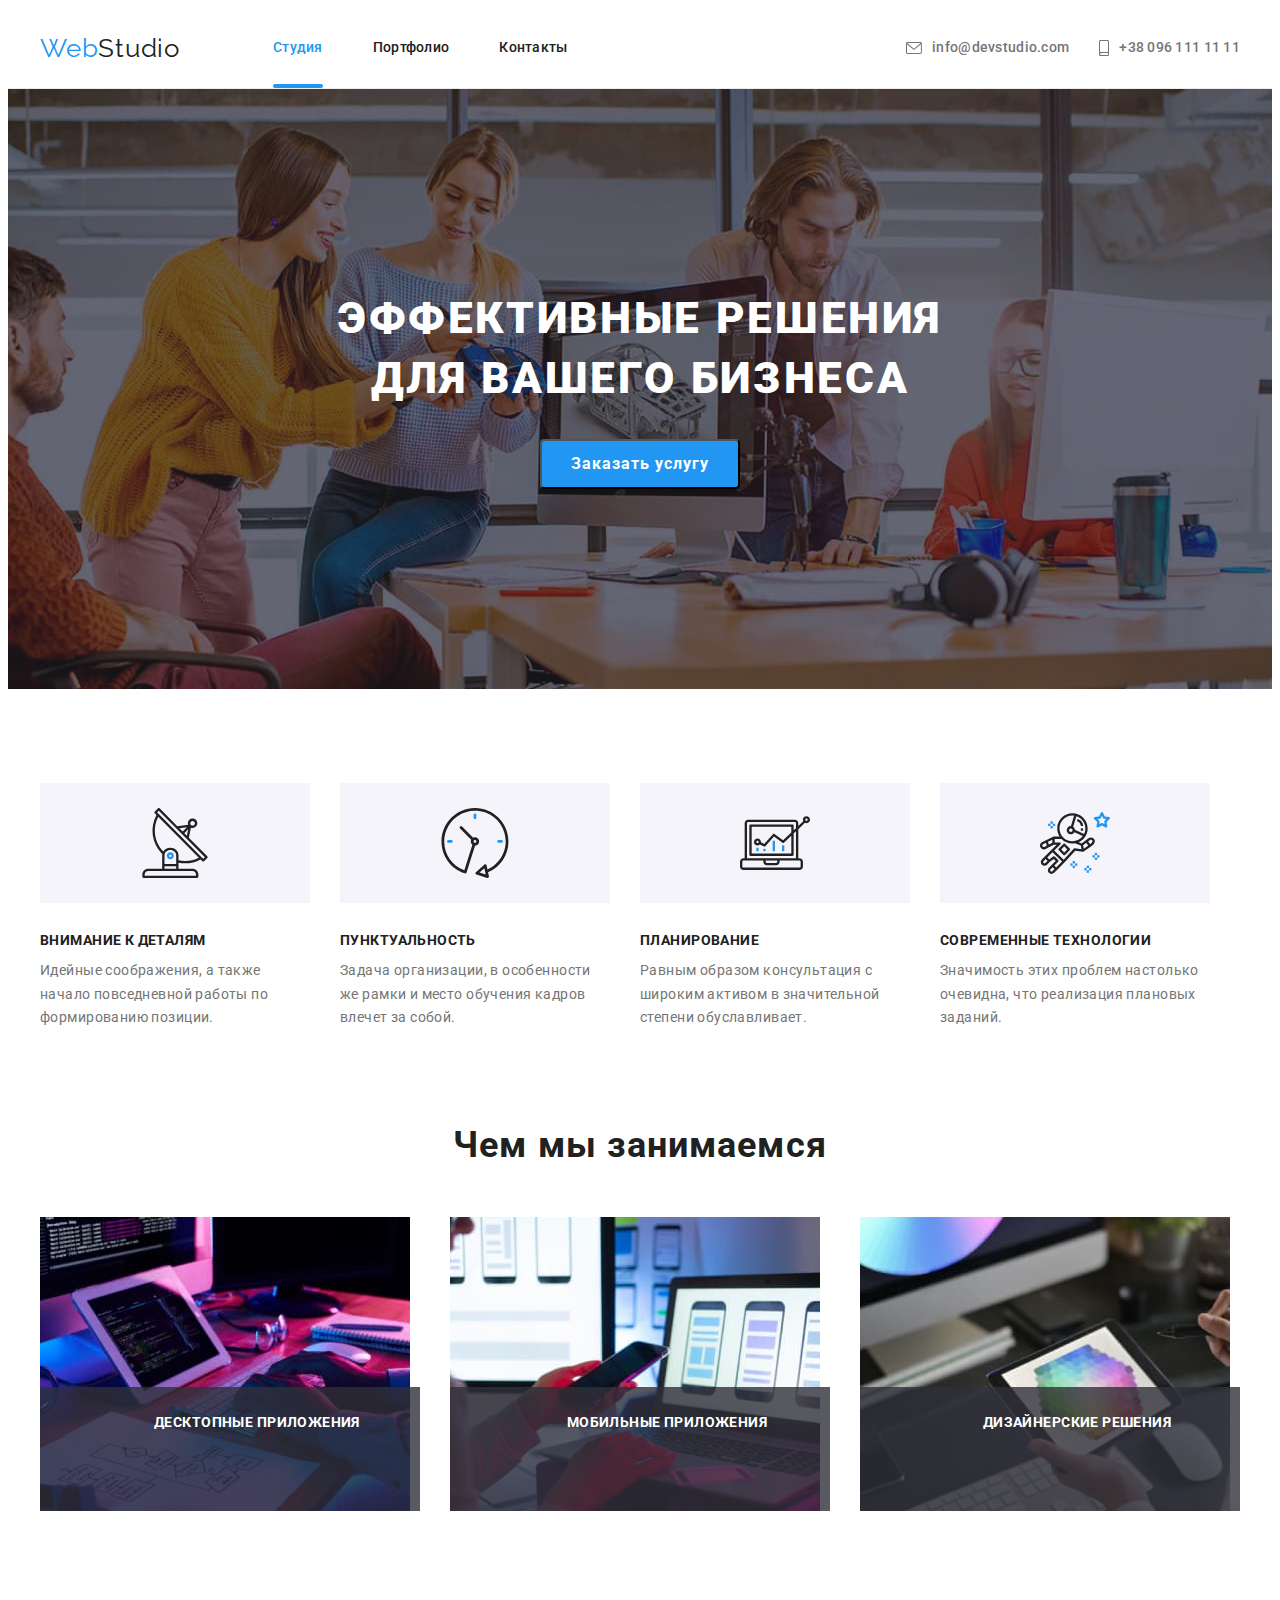
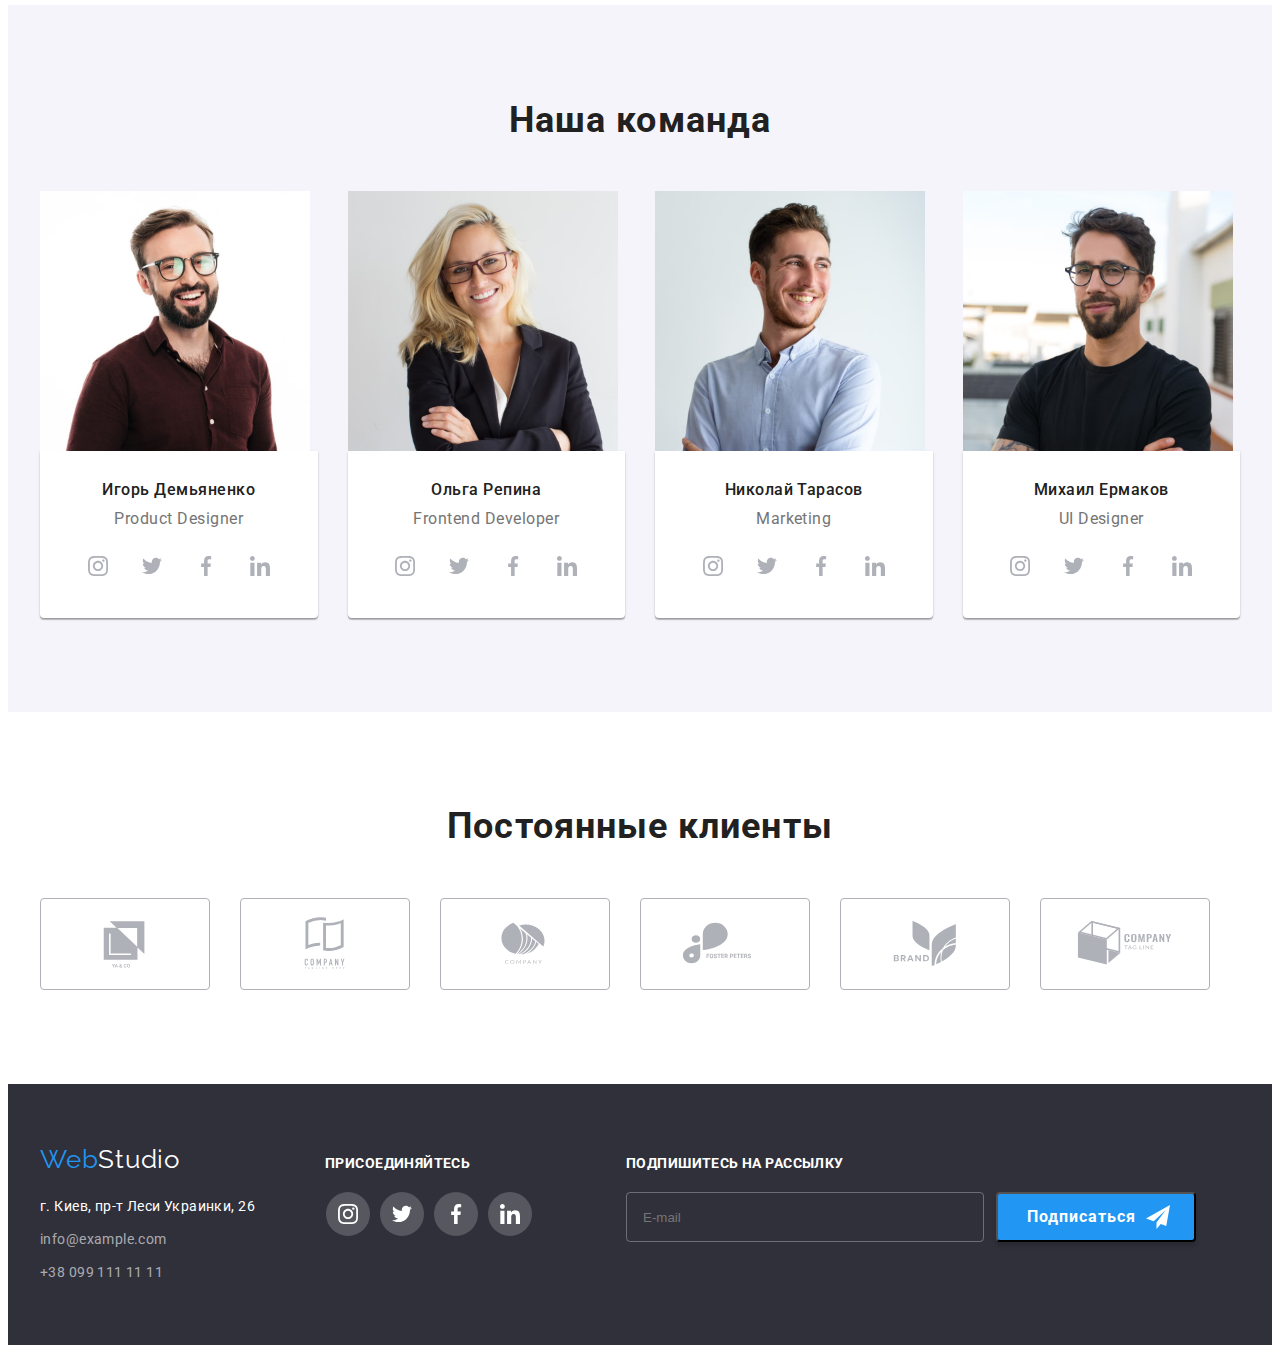
<file: index.html>
<!DOCTYPE html>
<html lang="ru">
<head>
    <meta charset="UTF-8">
    <meta http-equiv="X-UA-Compatible" content="IE=edge">
    <meta name="viewport" content="width=device-width, initial-scale=1.0">
    <title>Document</title>
    <link rel="preconnect" href="https://fonts.googleapis.com">
    <link rel="preconnect" href="https://fonts.gstatic.com" crossorigin>
    <link href="https://fonts.googleapis.com/css2?family=Raleway:wght@700&family=Roboto:wght@400;500;700;900&display=swap"
        rel="stylesheet">
        <link rel="stylesheet" href="https://cdnjs.cloudflare.com/ajax/libs/modern-normalize/1.1.0/modern-normalize.min.css"
            integrity="sha512-wpPYUAdjBVSE4KJnH1VR1HeZfpl1ub8YT/NKx4PuQ5NmX2tKuGu6U/JRp5y+Y8XG2tV+wKQpNHVUX03MfMFn9Q=="
            crossorigin="anonymous" referrerpolicy="no-referrer" />

    <!-- <link rel="stylesheet" href="./css/styles.css"> -->
    <link rel="stylesheet" href="./css/main.min.css">
</head>
<body>
    <!-- header-->
    <header class="header">
        <div class="container header__container">
            <nav class="header-nav">
                <!-- header-logo -->
                <a class="logo link" href=""><span class="web">Web</span>Studio</a>
                <ul class="list site-list">
                    <li class="site-list__item">
                        <a class="link site-list__link current" href="./index.html">Студия</a></li>
                    <li class="site-list__item">
                        <a class="link site-list__link" href="./portfolio.html">Портфолио</a></li>
                    <li class="site-list__item">
                        <a class="link site-list__link" href="">Контакты</a></li>
                </ul>
            </nav>
            <ul class="list connect">
                <li class="connect__item">
                    <a class="link connect__mail" href="mailto:info@devstudio.com"> <svg class="icon-mail" width="16"
                            height="12">
                            <use href="images/icons.svg#icon-envelope"></use>
                        </svg> info@devstudio.com</a>
                </li>
                <li class="connect__item">
                    <a class="link connect__tel" href="tel:+380961111111"> <svg class="icon-tel" width="10" height="16">
                            <use href="images/icons.svg#icon-smartphone"></use>
                        </svg> +38 096 111 11 11</a>
                </li>
            </ul>
        </div>
    </header>

    <!-- Section Hero Comand-->
    <main>
    <section class="comand">
        <div class="container">
            <h1 class="comand__title">Эффективные решения для вашего бизнеса</h1>
            <button type="button" class="comand__btn"  data-modal-open>Заказать услугу</button>
        </div>
    </section>
    
    <!-- quality section-->
    <section class="advantage">
        <div class="container">
        <h2 class="vissualy-hidden">Качества</h2>
        <ul class="list quality-list">
            <li class="quality-list__item">
            <h3 class="quality-list__one">Внимание к деталям</h3> 
            <p class="quality-list__text">Идейные соображения, а также начало повседневной работы по формированию позиции.</p>
            </li>
            <li class="quality-list__item">
                <h3 class="quality-list__one">Пунктуальность</h3>
                <p class="quality-list__text">Задача организации, в особенности же рамки и место обучения кадров влечет за собой.</p>
            </li>
            <li class="quality-list__item">
                <h3 class="quality-list__one">Планирование</h3>
                <p class="quality-list__text">Равным образом консультация с широким активом в значительной степени обуславливает.</p>
            </li>
            <li class="quality-list__item">
                <h3 class="quality-list__one">Современные технологии</h3>
                <p class="quality-list__text">Значимость этих проблем настолько очевидна, что реализация плановых заданий.</p>
            </li>
        </ul>
        </div>
    </section>

    <!--occupation section-->
    <section class="actions">
        <div class="container">
        <h2 class="occupation-img">Чем мы занимаемся</h2>
        <ul class="list occupation-list">
            <li class="occupation-list__item">
                <div class="occupation-list__wrap">
                <img src="./images/img1.jpg" alt="печатать на клавиатуре" width="370" >
                <p class="occupation-list__text">
                Десктопные приложения
                </p>
                </div>
            </li>
            <li class="occupation-list__item">
                <div class="occupation-list__wrap">
                <img src="./images/img-2.jpg" alt="телефон в руках" width="370">
                <p class="occupation-list__text">
                    Мобильные приложения
                </p>
            </div>
            </li>
            <li class="occupation-list__item">
                <div class="occupation-list__wrap">
                <img src="./images/img3.jpg" alt="планшет в руках" width="370">
                <p class="occupation-list__text">
                    Дизайнерские решения
                </p>
                </div>
            </li>
        </ul>
        </div>
    </section>

    <!--Our team section-->
    <section class="team">
        <div class="container">
        <h2 class="team-title">Наша команда</h2>
        <ul class="list team-list">
            <li class="team-list__li">
                <img src="./images/портрет.jpg" alt="Игорь Демьяненко" width="270" >
                <div class="data">
                <h3 class="data__name">Игорь Демьяненко</h3>
                <p class="data__job" lang="en">Product Designer</p>
                <ul class="networks list">
                    <li class="networks__item"> <a class="networks__link" href="">
                            <svg class="networks__icon" width="20" height="20">
                                <use href="./images/icons.svg#icon-instagram"></use>
                            </svg>
                        </a>
                    </li>
                    <li class="networks__item"> <a class="networks__link" href="">
                            <svg class="networks__icon" width="20" height="20">
                                <use href="./images/icons.svg#icon-twitter"></use>
                            </svg>
                        </a>
                    </li>
                    <li class="networks__item"> <a class="networks__link" href="">
                            <svg class="networks__icon" width="20" height="20">
                                <use href="./images/icons.svg#icon-facebook"></use>
                            </svg>
                        </a>
                    </li>
                    <li class="networks__item"> <a class="networks__link" href="">
                            <svg class="networks__icon" width="20" height="20">
                                <use href="./images/icons.svg#icon-linkedin"></use>
                            </svg>
                        </a>
                    </li>
                </ul>
                </div>
            </li>
            <li class="team-list__li">
                <img src="./images/портрет2.jpg" alt="Ольга Репина" width="270">
                <div class="data">
                <h3 class="data__name">Ольга Репина</h3>
                <p class="data__job" lang="en">Frontend Developer</p>
                <ul class="networks list">
                    <li class="networks__item"> <a class="networks__link" href="">
                            <svg class="networks__icon " width="20" height="20">
                                <use href="./images/icons.svg#icon-instagram"></use>
                            </svg>
                        </a>
                    </li>
                    <li class="networks__item"> <a class="networks__link" href="">
                            <svg class="networks__icon " width="20" height="20">
                                <use href="./images/icons.svg#icon-twitter"></use>
                            </svg>
                        </a>
                    </li>
                    <li class="networks__item"> <a class="networks__link" href="">
                            <svg class="networks__icon" width="20" height="20">
                                <use href="./images/icons.svg#icon-facebook"></use>
                            </svg>
                        </a>
                    </li>
                    <li class="networks__item"> <a class="networks__link" href="">
                            <svg class="networks__icon" width="20" height="20">
                                <use href="./images/icons.svg#icon-linkedin"></use>
                            </svg>
                        </a>
                    </li>
                </ul>
</div>
            </li>
            <li class="team-list__li">
                <img src="./images/портрет3.jpg" alt="Николай Тарасов" width="270">
                <div class="data">
                <h3 class="data__name">Николай Тарасов</h3>
                <p class="data__job" lang="en">Marketing</p>
                <ul class="networks list">
                    <li class="networks__item"> <a class="networks__link" href="">
                            <svg class="networks__icon" width="20" height="20">
                                <use href="./images/icons.svg#icon-instagram"></use>
                            </svg>
                        </a>
                    </li>
                    <li class="networks__item"> <a class="networks__link" href="">
                            <svg class="networks__icon" width="20" height="20">
                                <use href="./images/icons.svg#icon-twitter"></use>
                            </svg>
                        </a>
                    </li>
                    <li class="networks__item"> <a class="networks__link" href="">
                            <svg class="networks__icon" width="20" height="20">
                                <use href="./images/icons.svg#icon-facebook"></use>
                            </svg>
                        </a>
                    </li>
                    <li class="networks__item"> <a class="networks__link" href="">
                            <svg class="networks__icon" width="20" height="20">
                                <use href="./images/icons.svg#icon-linkedin"></use>
                            </svg>
                        </a>
                    </li>
                </ul>
</div>
            </li>
            <li class="team-list__li">
                <img src="./images/портрет4.jpg" alt="Михаил Ермаков" width="270">
                <div class="data">
                <h3 class="data__name">Михаил Ермаков</h3>
                <p class="data__job" lang="en">UI Designer</p>
                <ul class="networks list">
                    <li class="networks__item"> <a class="networks__link" href=""> 
                        <svg class="networks__icon"  width="20" height="20"> 
                        <use href="./images/icons.svg#icon-instagram"></use>
                        </svg>
                        </a>
                    </li>
                <li class="networks__item"> <a class="networks__link" href="">
                        <svg class="networks__icon"  width="20" height="20">
                            <use href="./images/icons.svg#icon-twitter"></use>
                        </svg>
                    </a>
                </li>
                <li class="networks__item"> <a class="networks__link" href="">
                        <svg class="networks__icon"  width="20" height="20">
                            <use href="./images/icons.svg#icon-facebook"></use>
                        </svg>
                    </a>
                </li>
                <li class="networks__item"> <a class="networks__link" href="">
                        <svg class="networks__icon" width="20" height="20">
                            <use href="./images/icons.svg#icon-linkedin"></use>
                        </svg>
                    </a>
                </li>
                </ul>
                </div>
            </li>
        </ul>
        </div>
        
<!--Companies section-->

    </section>

    <!--Companies section-->
    <section class="company">
        <div class="container">
            <h2 class="titel-company">Постоянные клиенты</h2>
            <ul class="clients list">
                <li class="clients__item"> <a class="clients__link" href="">
                    <svg class="company-icon" width="106" height="60" >
                        <use href="images/icons.svg#icon-Logo-yaco"></use> 
                    </svg>
                </a> </li>
                <li class="clients__item"> <a class="clients__link" href="">
                        <svg class="clients__icon" width="106" height="60">
                            <use href="images/icons.svg#icon-logo-company-tagline-here"></use>
                        </svg>
                    </a> 
                </li>
                    <li class="clients__item"> <a class="clients__link" href="">
                        <svg class="clients__icon" width="106" height="60">
                            <use href="images/icons.svg#icon-logo-company"></use>
                        </svg>
                        </a> 
                    </li>
                    <li class="clients__item"> <a class="clients__link" href="">
                        <svg class="clients__icon" width="106" height="60">
                            <use href="images/icons.svg#icon-Logo-foster-peters"></use>
                        </svg>
                        </a> 
                    </li>
                    <li class="clients__item"> <a class="clients__link" href="">
                        <svg class="clients__icon" width="106" height="60">
                            <use href="images/icons.svg#icon-Logo-brand"></use>
                        </svg>
                        </a>
                    </li>
                    <li class="clients__item"> <a class="clients__link" href="">
                        <svg class="clients__icon" width="106" height="60">
                            <use href="images/icons.svg#icon-Logo-company-tag-line"></use>
                        </svg>
                        </a>
                    </li>
            </ul>
        </div>
    </section>
    </main>

    <!--footer section-->

    <footer class="footer">
        <div class="container container-footer">
            <div>
        <a class="link logo" href=""> <span class="web">Web</span><span class="web1">Studio</span></a>
        <ul class="list ourconnect">
            <li class="ourconnect__item">
                <a class="link ourconnect__map" href="https://goo.gl/maps/RkW2CKU7V92x7Unu9" target="_blank"
                    rel="noopener norefferer">г. Киев, пр-т Леси Украинки, 26</a>
            </li>
            <li class="ourconnect__item">
                <a class="link ourconnect__mail" href="mailto:info@example.com">info@example.com</a>
            </li>
            <li class="ourconnect__item">
                <a class="link ourconnect__tel" href="tel:+380991111111">+38 099 111 11 11</a>
            </li>
        </ul>
            </div>
        <div class="join">
            <h3 class="connect-footer">присоединяйтесь</h3>
            <ul class="footsocials list">
                <li class="footsocials__item"> 
                    <a class="footsocials__link" href="">
                        <svg class="footsocials__icon" width="20" height="20">
                            <use href="./images/icons.svg#icon-instagram"></use>
                        </svg>
                    </a>
                </li>
                <li class="footsocials__item"> 
                    <a class="footsocials__link" href="">
                        <svg class="footsocials__icon" width="20" height="20">
                            <use href="./images/icons.svg#icon-twitter"></use>
                        </svg>
                    </a>
                </li>
                <li class="footsocials__item">
                    <a class="footsocials__link" href="">
                        <svg class="footsocials__icon" width="20" height="20">
                            <use href="./images/icons.svg#icon-facebook"></use>
                        </svg>
                    </a>
                </li>
                <li class="footsocials__item"> 
                    <a class="footsocials__link" href="">
                        <svg class="footsocials__icon" width="20" height="20">
                            <use href="./images/icons.svg#icon-linkedin"></use>
                        </svg>
                    </a>
                </li>
            </ul>
        </div>


            <div class="footer-email-online">
        <form action="#">
            <label for="email-online" class="connect-footer online__title">Подпишитесь на рассылку</label>
            <div class="btn-input">
            <input type="email" id="email-online" name="email-online" placeholder="E-mail" class="online-email">
            <button type="submit" class="comand__btn submit-footer-btn">Подписаться
                <svg class="footsocials__icon foot-btn-icon" width="24" height="24">
                <use href="./images/icons.svg#icon-icon-send"></use>
            </svg></button>
            </div>
        </form>
            </div>
        </div>
    </footer>

    <!--backdrop section-->
    <div class="backdrop is-hidden" data-modal>
        <div class="modal">
            <button type="button" class="modal-close" data-modal-close>
            <svg class="social-icon-x" width="18" height="18">
                <use href="./images/icons.svg#icon-close-black-18dp-2-1"></use></svg>
            </button>
            <p class="modal__title">Оставьте свои данные, мы вам перезвоним</p>
            <form>
                <div class="modal-form__field">
                    <label for="user-name" class="form-field__input">Имя</label>
                    <div class="input-wrap">
                <input 
                    type="text" 
                    name="user-name" 
                    class="input-wrap__input" 
                    required
                    id="user-name">
                    <svg class="input-wrap__icon" width="18" height="18">
                        <use href="images/icons.svg#icon-person-black"></use>
                    </svg>
                    </div>
                </div>
                <div class="modal-form__field">
                    <label for="user-tel" class="form-field__input">Телефон</label>
                    <div class="input-wrap">
                    <input 
                    type="text" 
                    name="user-tel" 
                    class="input-wrap__input" 
                    id="user-tel">
                    <svg class="input-wrap__icon" width="18" height="18">
                        <use href="images/icons.svg#icon-phone-black"></use>
                    </svg>
                    </div>
                </div>
                <div class="modal-form__field">
                    <label for="user-email" class="form-field__input">Почта</label>
                    <div class="input-wrap">
                    <input 
                    type="email"
                    name="user-email" 
                    class="input-wrap__input" 
                    id="user-email">
                    <svg class="input-wrap__icon" width="18" height="18">
                        <use href="images/icons.svg#icon-email-black"></use>
                    </svg>
                    </div>
                </div>
                <div class="modal-form__field">
                    <label class="form-field__input" for="user-text">Комментарий</label>
                    <textarea 
                        name="user-text" 
                        id="user-text" 
                        class="form-field__text"
                        placeholder="Введите текст"></textarea>
                </div>

                <div class="modal-form__field">
                    <input 
                    type="checkbox" 
                    name="policy" 
                    id="policy" 
                    class="modal-form__policy-check vissualy-hidden">
                    <label for="policy" class="modal-form__check-text"> 
                        <span> 
                            <svg class="modal-form__icon-check" width="16" height="15">
                        <use href="./images/icons.svg#icon-vector-gal"></use>
                    </svg> 
                </span> Соглашаюсь с рассылкой и принимаю&nbsp;
                <a href="" class="deal"> Условия договора</a>
                    </label>
                </div>
                    <button class="comand__btn" type="submit">Отправить</button>
            </form>
        </div>
    </div>
    <script src="./js/modal.js">
    </script>
</body>
</html>
</file>
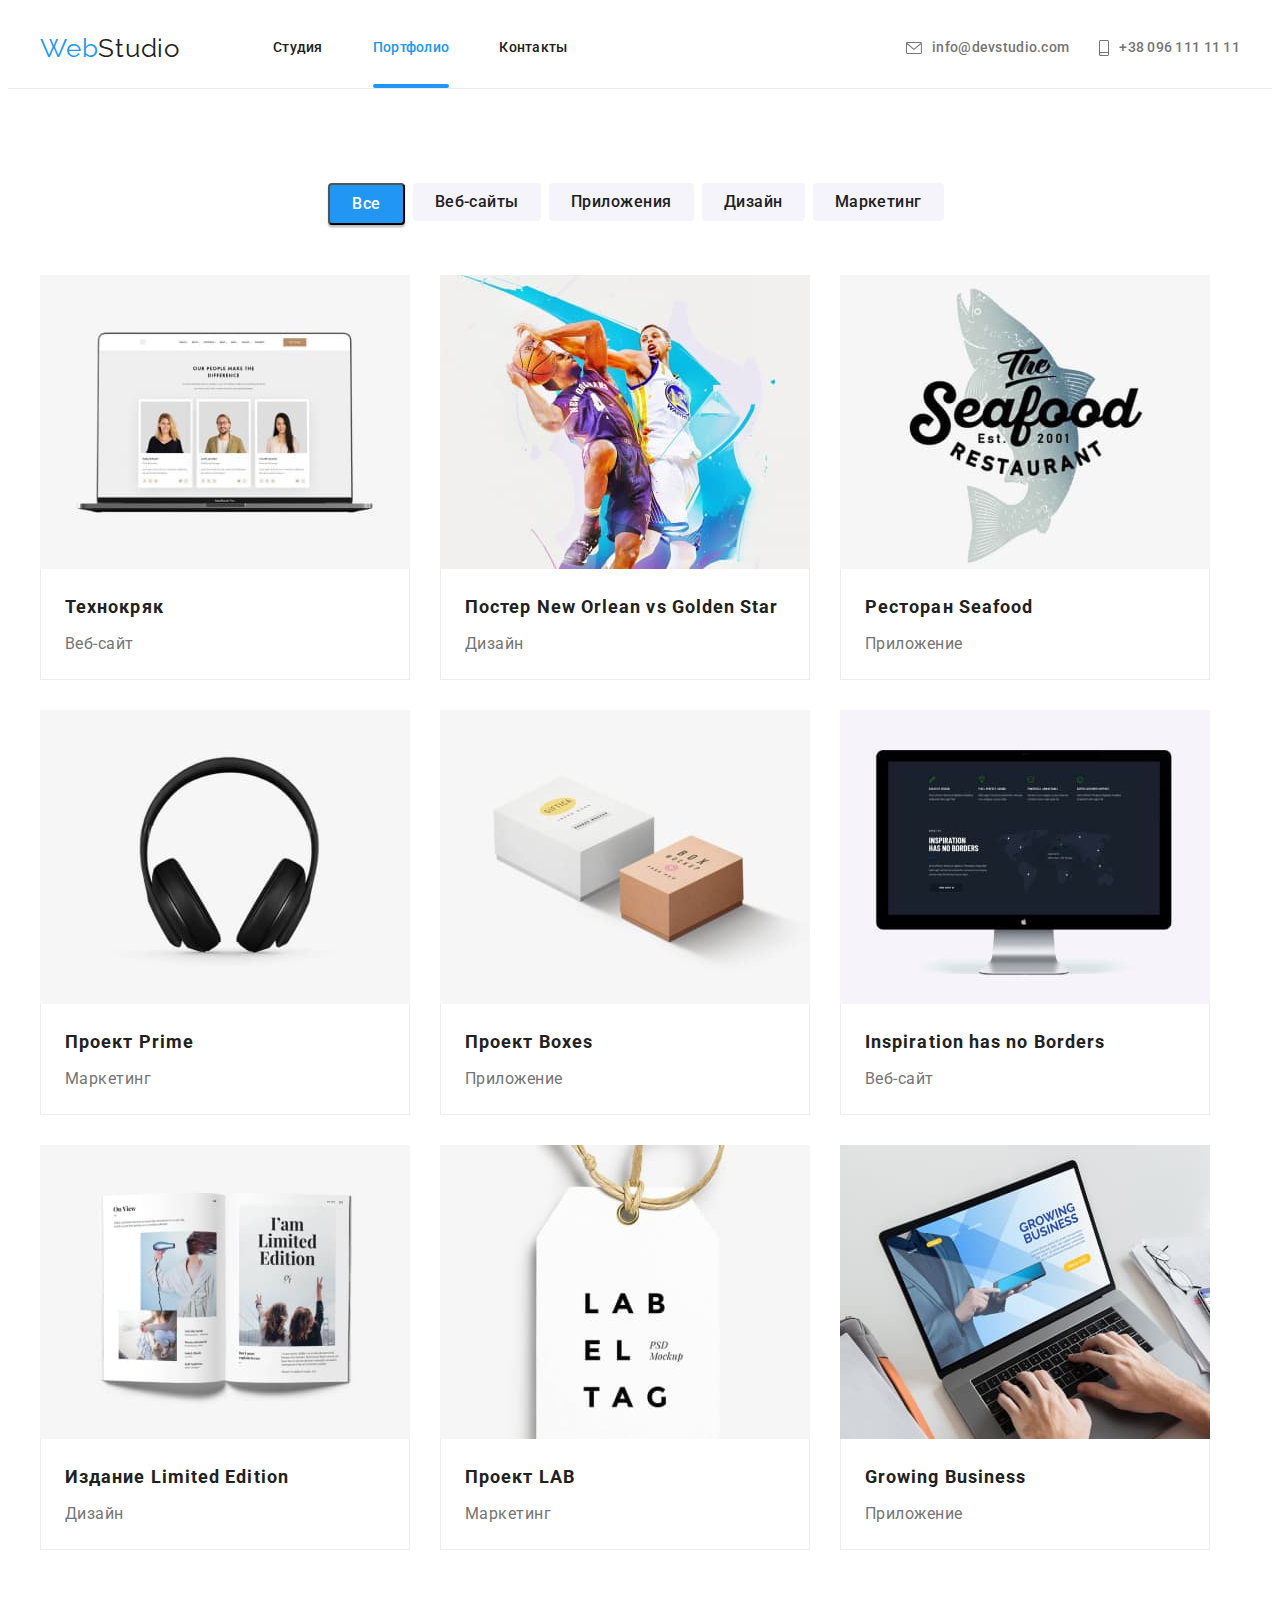
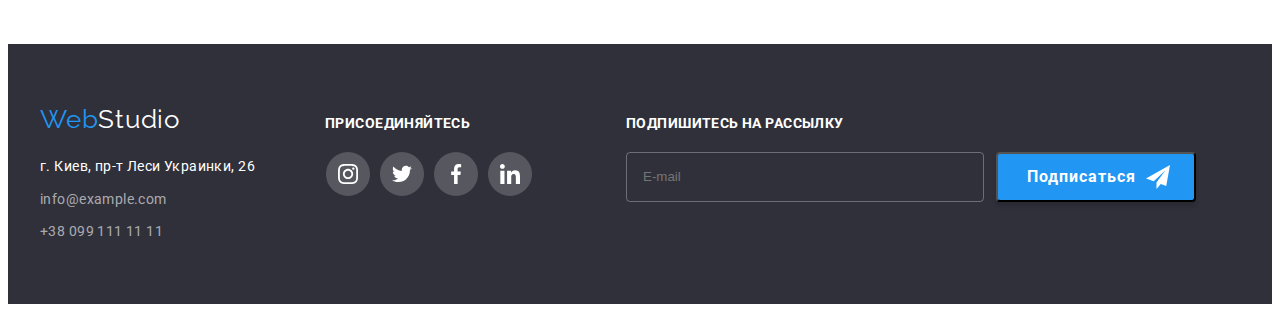
<file: portfolio.html>
<!DOCTYPE html>
<html lang="ru">
<head>
    <meta charset="UTF-8">
    <meta http-equiv="X-UA-Compatible" content="IE=edge">
    <meta name="viewport" content="width=device-width, initial-scale=1.0">
    <title>Document</title>
    <link rel="preconnect" href="https://fonts.googleapis.com">
    <link rel="preconnect" href="https://fonts.gstatic.com" crossorigin>
    <link href="https://fonts.googleapis.com/css2?family=Raleway:wght@700&family=Roboto:wght@400;500;700;900&display=swap"
        rel="stylesheet">
        <link rel="stylesheet" href="https://cdnjs.cloudflare.com/ajax/libs/modern-normalize/1.1.0/modern-normalize.min.css"
            integrity="sha512-wpPYUAdjBVSE4KJnH1VR1HeZfpl1ub8YT/NKx4PuQ5NmX2tKuGu6U/JRp5y+Y8XG2tV+wKQpNHVUX03MfMFn9Q=="
            crossorigin="anonymous" referrerpolicy="no-referrer" />
            
    <!-- <link rel="stylesheet" href="./css/styles.css"> -->
    <link rel="stylesheet" href="./css/main.min.css">
</head>

<body>
    <!-- header-->
    <header class="header">
        <div class="container header__container">
            <nav class="header-nav">
                <!-- header-logo -->
                <a class="logo link" href=""><span class="web">Web</span>Studio</a>
                <ul class="list site-list">
                    <li class="site-list__item">
                        <a class="link site-list__link " href="./index.html">Студия</a>
                    </li>
                    <li class="site-list__item">
                        <a class="link site-list__link current" href="./portfolio.html">Портфолио</a>
                    </li>
                    <li class="site-list__item">
                        <a class="link site-list__link" href="">Контакты</a>
                    </li>
                </ul>
            </nav>
            <ul class="list connect">
                <li class="connect__item">
                    <a class="link connect__mail" href="mailto:info@devstudio.com"> <svg class="icon-mail" width="16"
                            height="12">
                            <use href="images/icons.svg#icon-envelope"></use>
                        </svg> info@devstudio.com</a>
                </li>
                <li class="connect__item">
                    <a class="link connect__tel" href="tel:+380961111111"> <svg class="icon-tel" width="10" height="16">
                            <use href="images/icons.svg#icon-smartphone"></use>
                        </svg> +38 096 111 11 11</a>
                </li>
            </ul>
        </div>
    </header>
    <!-- Section Hero-->
    <main>
        <section class="porfolio">
            <div class="container">
            <ul class="list porfolio-list">
                <li class="porfolio-list__item"> <button class="hero-item-btn-all" type="button">Все</button></li>
                <li class="porfolio-list__item"> <button class="hero-item-btn" type="button">Веб-сайты</button></li>
                <li class="porfolio-list__item"> <button class="hero-item-btn" type="button">Приложения</button></li>
                <li class="porfolio-list__item"> <button class="hero-item-btn" type="button">Дизайн</button></li>
                <li class="porfolio-list__item"> <button class="hero-item-btn" type="button">Маркетинг</button></li>
            </ul>
            <ul class="list list-portf">
                <li class="hero-list-img">
                    <a class="link hero-link" href="">
                        <div class="portfolio-wrap">
                        <img src="./portfolio/portf1.jpg" alt="компьютер с портретами" width="370">
                        <p class="portf-text-img">Технокряк это современная площадка распространения коронавируса. Компании используют эту платформу для цифрового
                        шпионажа и атак на защищённые сервера конкурентов.
                        </p>
                        </div>
                        <div class="portfolio-box">
                        <h2 class="hero-title">Технокряк</h2>
                        <p class="hero-after-title">Веб-сайт</p>
                        </div>
                    </a>
                </li>
                <li class="hero-list-img">
                    <a class="link hero-link" href="">
                        <div class="portfolio-wrap">
                        <img src="./portfolio/portf2.jpg" alt="игроки в басскетбол" width="370">
                        <p class="portf-text-img">Технокряк это современная площадка распространения коронавируса. Компании используют эту
                            платформу для цифрового
                            шпионажа и атак на защищённые сервера конкурентов.
                        </p>
                        </div>
                        <div class="portfolio-box">
                        <h2 class="hero-title">Постер New Orlean vs Golden Star</h2>
                        <p class="hero-after-title">Дизайн</p>
                        </div>
                    </a>
                </li>
                <li class="hero-list-img">
                    <a class="link hero-link" href="">
                        <div class="portfolio-wrap">
                        <img src="./portfolio/portf3.jpg" alt="лого ресторана" width="370">
                        <p class="portf-text-img">Технокряк это современная площадка распространения коронавируса. Компании используют эту
                            платформу для цифрового
                            шпионажа и атак на защищённые сервера конкурентов.
                        </p>
                        </div>
                        <div class="portfolio-box">
                        <h2 class="hero-title">Ресторан Seafood</h2>
                        <p class="hero-after-title">Приложение</p>
                        </div>
                    </a>
                </li>
                <li class="hero-list-img">
                    <a class="link hero-link" href="">
                        <div class="portfolio-wrap">
                        <img src="./portfolio/portf4.jpg" alt="наушники" width="370">
                        <p class="portf-text-img">Технокряк это современная площадка распространения коронавируса. Компании используют эту
                            платформу для цифрового
                            шпионажа и атак на защищённые сервера конкурентов.
                        </p>
                        </div>
                        <div class="portfolio-box">
                        <h2 class="hero-title">Проект Prime</h2>
                        <p class="hero-after-title">Маркетинг</p>
                        </div>
                    </a>
                </li>
                <li class="hero-list-img">
                    <a class="link hero-link" href="">
                        <div class="portfolio-wrap">
                        <img src="./portfolio/portf5.jpg" alt="две коробки" width="370">
                        <p class="portf-text-img">Технокряк это современная площадка распространения коронавируса. Компании используют эту
                            платформу для цифрового
                            шпионажа и атак на защищённые сервера конкурентов.
                        </p>
                        </div>
                        <div class="portfolio-box">
                        <h2 class="hero-title">Проект Boxes</h2>
                        <p class="hero-after-title">Приложение</p>
                        </div>
                    </a>
                </li>
                <li class="hero-list-img">
                    <a class="link hero-link" href="">
                        <div class="portfolio-wrap">
                        <img src="./portfolio/portf6.jpg" alt="компьютер - вдохновение без границ" width="370">
                        <p class="portf-text-img">Технокряк это современная площадка распространения коронавируса. Компании используют эту
                            платформу для цифрового
                            шпионажа и атак на защищённые сервера конкурентов.
                        </p>
                        </div>
                        <div class="portfolio-box">
                        <h2 class="hero-title"> Inspiration has no Borders</h2>
                        <p class="hero-after-title">Веб-сайт</p>
                        </div>
                    </a>
                </li>
                <li class="hero-list-img">
                    <a class="link hero-link" href="">
                        <div class="portfolio-wrap">
                        <img src="./portfolio/portf7.jpg" alt="журнал" width="370">
                        <p class="portf-text-img">Технокряк это современная площадка распространения коронавируса. Компании используют эту
                            платформу для цифрового
                            шпионажа и атак на защищённые сервера конкурентов.
                        </p>
                        </div>
                        <div class="portfolio-box">
                        <h2 class="hero-title">Издание Limited Edition</h2>
                        <p class="hero-after-title">Дизайн</p>
                        </div>
                    </a>
                </li>
                <li class="hero-list-img">
                    <a class="link hero-link" href="">
                        <div class="portfolio-wrap">
                        <img src="./portfolio/portf8.jpg" alt="лейба" width="370">
                        <p class="portf-text-img">Технокряк это современная площадка распространения коронавируса. Компании используют эту
                            платформу для цифрового
                            шпионажа и атак на защищённые сервера конкурентов.
                        </p>
                        </div>
                        <div class="portfolio-box">
                        <h2 class="hero-title">Проект LAB</h2>
                        <p class="hero-after-title">Маркетинг</p>
                        </div>
                    </a>
                </li>
                <li class="hero-list-img">
                    <a class="link hero-link" href="">
                        <div class="portfolio-wrap">
                        <img src="./portfolio/portf9.jpg" alt="печать на клавиатуре" width="370">
                        <p class="portf-text-img">Технокряк это современная площадка распространения коронавируса. Компании используют эту
                            платформу для цифрового
                            шпионажа и атак на защищённые сервера конкурентов.
                        </p>
                        </div>
                        <div class="portfolio-box">
                        <h2 class="hero-title">Growing Business</h2>
                        <p class="hero-after-title">Приложение</p>
                        </div>
                    </a>
                </li>
            </ul>
            </div>
        </section>
    </main>

    
<footer class="footer">
    <div class="container container-footer">
        <div>
            <a class="link logo" href=""> <span class="web">Web</span><span class="web1">Studio</span></a>
            <ul class="list ourconnect">
                <li class="ourconnect__item">
                    <a class="link ourconnect__map" href="https://goo.gl/maps/RkW2CKU7V92x7Unu9" target="_blank"
                        rel="noopener norefferer">г. Киев, пр-т Леси Украинки, 26</a>
                </li>
                <li class="ourconnect__item">
                    <a class="link ourconnect__mail" href="mailto:info@example.com">info@example.com</a>
                </li>
                <li class="ourconnect__item">
                    <a class="link ourconnect__tel" href="tel:+380991111111">+38 099 111 11 11</a>
                </li>
            </ul>
        </div>
        <div class="join">
            <h3 class="connect-footer">присоединяйтесь</h3>
            <ul class="footsocials list">
                <li class="footsocials__item">
                    <a class="footsocials__link" href="">
                        <svg class="footsocials__icon" width="20" height="20">
                            <use href="./images/icons.svg#icon-instagram"></use>
                        </svg>
                    </a>
                </li>
                <li class="footsocials__item">
                    <a class="footsocials__link" href="">
                        <svg class="footsocials__icon" width="20" height="20">
                            <use href="./images/icons.svg#icon-twitter"></use>
                        </svg>
                    </a>
                </li>
                <li class="footsocials__item">
                    <a class="footsocials__link" href="">
                        <svg class="footsocials__icon" width="20" height="20">
                            <use href="./images/icons.svg#icon-facebook"></use>
                        </svg>
                    </a>
                </li>
                <li class="footsocials__item">
                    <a class="footsocials__link" href="">
                        <svg class="footsocials__icon" width="20" height="20">
                            <use href="./images/icons.svg#icon-linkedin"></use>
                        </svg>
                    </a>
                </li>
            </ul>
        </div>


        <div class="footer-email-online">
            <form action="#">
                <label for="email-online" class="connect-footer online__title">Подпишитесь на рассылку</label>
                <div class="btn-input">
                    <input type="email" id="email-online" name="email-online" placeholder="E-mail" class="online-email">
                    <button type="submit" class="comand__btn submit-footer-btn">Подписаться
                        <svg class="footsocials__icon foot-btn-icon" width="24" height="24">
                            <use href="./images/icons.svg#icon-icon-send"></use>
                        </svg></button>
                </div>
            </form>
        </div>
    </div>
</footer>
</body>

</html>
</file>
<file: css/styles.css>
/* p,
h1,
h2,
h3,
h4,
h5,
h6 {
  margin: 0;
}

ul {
  margin: 0;
  padding: 0;
}

button {
  cursor: pointer;
}

img {
  display: block;
} */

/* :root {
  --first-color-text: #212121;
  --second-color-text: #757575;
  --third-color-text: #ffffff;
  --accent-color: #2196f3;
} */

/* body {
  font-family: "Roboto", "sans serif";
  background-color: #ffffff;
}


.list {
  list-style: none;
}

.link {
  text-decoration: none;
} */

/* .vissualy-hidden {
  position: absolute;
  white-space: nowrap;
  width: 1px;
  height: 1px;
  overflow: hidden;
  bottom: 0;
  padding: 0;
  clip: rect(0 0 0 0);
  clip-path: inset(50%);
  margin: -1px;
} */

/* .container {
  width: 1200px;
  padding-left: 15px;
  padding-right: 15px;
  margin: 0 auto;
} */
/*==============Header Common==============*/

/* .header {
  border-bottom: 1px solid #ececec;
}

.current::after {
  content: "";
  width: 100%;
  height: 4px;
  border-radius: 2px;
}

.header-list {
  display: flex;
  margin-left: 93px;
  align-items: center;
}

.header-item:not(:last-child) {
  margin-right: 50px;
}

.header-container {
  display: flex;
  align-items: center;
}

.header-nav {
  display: flex;
  align-items: center;
}

.header-mailtel:not(:last-child) {
  margin-right: 30px;
}

.header-connect {
  display: flex;
  margin-left: auto;
  align-items: center;
}

.header-logo,
.footer-logo {
  font-family: Raleway;
  font-style: normal;
  font-weight: 700px;
  font-size: 26px;
  line-height: 1.19;
  letter-spacing: 0.03em;
  color: var(--first-color-text);
}

.web {
  color: var(--accent-color);
}

.header-link {
  font-weight: 500;
  font-size: 14px;
  line-height: 1.14;
  letter-spacing: 0.02em;
  color: var(--first-color-text);
  display: block;
  padding-top: 32px;
  padding-bottom: 32px;
  transition: color 250ms cubic-bezier(0.4, 0, 0.2, 1);
}

.header-mail,
.header-tel {
  font-weight: 500;
  font-size: 14px;
  line-height: 1.14;
  letter-spacing: 0.02em;
  color: #757575;
  padding-top: 32px;
  padding-bottom: 32px;
  display: flex;
  align-items: center;
  transition: color 250ms cubic-bezier(0.4, 0, 0.2, 1);
}

.header-link:hover,
.header-link:focus,
.header-mail:hover,
.header-mail:focus,
.header-tel:hover,
.header-tel:focus {
  color: var(--accent-color);
}

.icon-mail,
.icon-tel {
  margin-right: 10px;
  fill: currentColor;
}

.current {
  color: var(--accent-color);
  position: relative;
}

.current::after {
  content: "";
  width: 100%;
  height: 4px;
  border-radius: 2px;
  position: absolute;
  background-color: var(--accent-color);
  left: 0;
  bottom: 0;
} */

/*==============HERO Portfolio==============*/
/* .hero {
  padding-top: 94px;
  padding-bottom: 94px;
}

.hero-list {
  display: flex;
  justify-content: center;
  margin-bottom: 50px;
  margin-right: 8px;
}

.hero-btn-all {
  margin-right: 8px;
}

.hero-btn:not(:last-child) {
  margin-right: 8px;
}

.hero-item-btn-all {
  font-family: inherit;
  font-weight: 500;
  font-size: 16px;
  line-height: 1.62;
  letter-spacing: 0.03em;
  color: var(--third-color-text);
  background-color: var(--accent-color);
  cursor: pointer;
  box-shadow: 0px 3px 1px rgba(0, 0, 0, 0.1), 0px 1px 2px rgba(0, 0, 0, 0.08),
    0px 2px 2px rgba(0, 0, 0, 0.12);
  border-radius: 4px;
  padding: 6px 22px;
}

.hero-item-btn {
  font-family: inherit;
  font-weight: 500;
  font-size: 16px;
  line-height: 1.62;
  letter-spacing: 0.03em;
  background-color: #f5f4fa;
  color: var(--first-color-text);
  cursor: pointer;
  padding: 6px 22px;
  border-radius: 4px;
  border: none;
  transition: color 250ms cubic-bezier(0.4, 0, 0.2, 1),
    background-color 250ms cubic-bezier(0.4, 0, 0.2, 1),
    box-shadow 250ms cubic-bezier(0.4, 0, 0.2, 1);
}

.hero-item-btn:hover,
.hero-item-btn:focus {
  color: var(--third-color-text);
  background-color: var(--accent-color);
  box-shadow: 0px 3px 1px rgba(0, 0, 0, 0.1), 0px 1px 2px rgba(0, 0, 0, 0.08),
    0px 2px 2px rgba(0, 0, 0, 0.12);
}

.list-portf {
  display: flex;
  flex-wrap: wrap;
  margin-left: -30px;
  margin-bottom: -30px;
}

.hero-list-img {
  margin-left: 30px;
  margin-bottom: 30px;
  flex-basis: calc(100% / 9 - 30px);
  background: #ffffff;
}

.hero-list-img:hover .portf-text-img {
  transform: translateY(0);
}

.portf-text-img {
  position: absolute;
  top: 0;
  left: 0;
  background-color: rgba(33, 150, 243, 0.9);
  color: var(--third-color-text);
  font-style: normal;
  font-weight: normal;
  font-size: 18px;
  line-height: 1.56;
  letter-spacing: 0.03em;
  padding: 63px 24px;
  height: 100%;
  transform: translateY(100%);
  transition: transform 250ms cubic-bezier(0.4, 0, 0.2, 1);
}

.hero-link {
  display: block;
  transition: box-shadow 250ms cubic-bezier(0.4, 0, 0.2, 1);
}

.hero-link:hover,
.hero-link:focus {
  box-shadow: 0px 1px 1px rgba(0, 0, 0, 0.12), 0px 4px 4px rgba(0, 0, 0, 0.06),
    1px 4px 6px rgba(0, 0, 0, 0.16);
}

.portfolio-wrap {
  position: relative;
  overflow: hidden;
}

.portfolio-box {
  padding-top: 20px;
  padding-bottom: 20px;
  border-left: 1px solid #eeeeee;
  border-right: 1px solid #eeeeee;
  border-bottom: 1px solid #eeeeee;
  padding: 20px 24px;
}

.hero-title {
  font-weight: 700;
  font-size: 18px;
  line-height: 2;
  letter-spacing: 0.06em;
  color: var(--first-color-text);
  margin-bottom: 4px;
}

.hero-title {
  margin-bottom: 4px;
}

.hero-after-title {
  font-size: 16px;
  line-height: 1.87;
  letter-spacing: 0.03em;
  color: var(--second-color-text);
} */

/*==============HERO Studia Comand==============*/

/* .comand {
  background-color: #2f303a;
  text-align: center;
  padding-top: 200px;
  padding-bottom: 200px;
  background-image: linear-gradient(
      rgba(47, 48, 58, 0.4),
      rgba(47, 48, 58, 0.4)
    ),
    url(../images/hero-bg.jpg);
  max-width: 1600px;
  margin: 0 auto;
  background-size: cover;
  background-repeat: no-repeat;
  background-position: center;
}

.comand-title {
  font-weight: 900;
  font-size: 44px;
  line-height: 1.36;
  text-align: center;
  letter-spacing: 0.06em;
  text-transform: uppercase;
  color: var(--third-color-text);
  max-width: 696px;
  margin: 0 auto 30px;
} */

/* .comand-btn {
  font-family: inherit;
  font-weight: 700;
  font-size: 16px;
  line-height: 1.87;
  align-items: center;
  letter-spacing: 0.06em;
  color: var(--third-color-text);
  background-color: #2196f3;
  min-width: 200px;
  min-height: 50px;
  box-shadow: 0px 4px 4px rgba(0, 0, 0, 0.15);
  border-radius: 4px;
  transition: background-color 250ms cubic-bezier(0.4, 0, 0.2, 1);
  margin-left: auto;
  margin-right: auto;
  display: block;
}

.comand-btn:hover,
.comand-btn:focus {
  background-color: #188ce8;
} */

/*==============Quality Section ==============*/

/* .quality-section {
  padding-top: 94px;
  padding-bottom: 94px;
}

.quality-list {
  display: flex;
  margin-right: -30px;
}

.quality-item {
  margin-right: 30px;
  width: 270px;
}

.quality {
  font-weight: 700;
  font-size: 14px;
  line-height: 1.14;
  letter-spacing: 0.03em;
  text-transform: uppercase;
  color: var(--first-color-text);
  margin-bottom: 10px;
}

.quality-text {
  font-size: 14px;
  line-height: 1.71;
  letter-spacing: 0.03em;
  color: var(--second-color-text);
}

.quality-item::before {
  content: "";
  background-color: #f5f4fa;
  height: 120px;
  display: block;
  background-position: center;
  background-size: 70px;
  background-repeat: no-repeat;
  margin-bottom: 30px;
}

.quality-item:nth-child(1)::before {
  background-image: url(../images/antenna.svg);
}

.quality-item:nth-child(2)::before {
  background-image: url(../images/clock.svg);
}

.quality-item:nth-child(3)::before {
  background-image: url(../images/diagram.svg);
}

.quality-item:nth-child(4)::before {
  background-image: url(../images/astronaut.svg);
} */

/*==============Occupation Section ==============*/

/* .occupation {
  padding-top: 0;
  padding-bottom: 94px;
}

.occupation-img {
  font-family: inherit;
  font-weight: 700;
  font-size: 36px;
  line-height: 1.17;
  text-align: center;
  letter-spacing: 0.03em;
  color: var(--first-color-text);
  margin-bottom: 50px;
}

.occupation-list {
  display: flex;
  font-weight: wrap;
  margin-right: -30px;
}

.occupation-item {
  width: calc(100% / 3 - 30px);
  margin-right: 30px;
}

.occupation-item-wrap {
  position: relative;
  overflow: hidden;
}

.occupation-text {
  position: absolute;
  left: 0;
  bottom: 0;
  color: var(--third-color-text);
  background-color: rgba(47, 48, 58, 0.8);
  width: 100%;
  height: 70px;
  font-size: 14px;
  font-weight: 700;
  line-height: 16px;
  text-align: center;
  letter-spacing: 0.03em;
  text-transform: uppercase;
  padding: 27px;
} */

/*==============Team Section ==============*/

/* .team {
  background: #f5f4fa;
  padding-top: 94px;
  padding-bottom: 94px;
}

.team-title {
  font-weight: 700;
  font-size: 36px;
  line-height: 1.17;
  text-align: center;
  letter-spacing: 0.03em;
  color: var(--first-color-text);
  margin-bottom: 50px;
}

.team-list {
  display: flex;
  margin-right: -30px;
}
.team-li {
  flex-basis: calc(100% / 4 - 30px);
  margin-right: 30px;
}

.name {
  font-weight: 500;
  font-size: 16px;
  line-height: 1.18;
  text-align: center;
  letter-spacing: 0.03em;
  color: var(--first-color-text);
  margin-bottom: 10px;
}

.job {
  font-size: 16px;
  line-height: 1.18;
  text-align: center;
  letter-spacing: 0.03em;
  color: var(--second-color-text);
  margin-bottom: 16px;
}

.container-team {
  background-color: var(--third-color-text);
  box-shadow: 0px 1px 3px rgba(0, 0, 0, 0.12), 0px 1px 1px rgba(0, 0, 0, 0.14),
    0px 2px 1px rgba(0, 0, 0, 0.2);
  border-radius: 0px 0px 4px 4px;
  padding-top: 30px;
  padding-bottom: 30px;
}

.social-list {
  display: flex;
  justify-content: center;
}

.social-item:not(:last-child) {
  margin-right: 10px;
}

.social-link {
  display: flex;
  width: 44px;
  height: 44px;
  justify-content: center;
  align-items: center;
  border-radius: 50%;
  color: #afb1b8;
  transition: background-color 250ms cubic-bezier(0.4, 0, 0.2, 1),
    color 250ms cubic-bezier(0.4, 0, 0.2, 1);
}

.social-icon {
  fill: currentColor;
}

.social-link:hover,
.social-link:focus {
  background-color: var(--accent-color);
  color: var(--third-color-text);
} */

/*==============Companies Section ==============*/

/* .company {
  padding-top: 94px;
  padding-bottom: 94px;
}

.company-icon {
  fill: currentColor;
}

.titel-company {
  font-weight: 700;
  font-size: 36px;
  line-height: 1.16;
  text-align: center;
  letter-spacing: 0.03em;
  color: var(--first-color-text);
  margin-bottom: 50px;
}

.company-list {
  display: flex;
}

.company-item:not(:last-child) {
  margin-right: 30px;
}

.company-link {
  display: flex;
  width: 170px;
  height: 92px;
  justify-content: center;
  align-items: center;
  border: 1px solid #afb1b8;
  box-sizing: border-box;
  border-radius: 4px;
  color: #afb1b8;
  transition: color 250ms cubic-bezier(0.4, 0, 0.2, 1),
    border-color 250ms cubic-bezier(0.4, 0, 0.2, 1);
}

.company-link:hover,
.company-link:focus {
  color: var(--accent-color);
  border-color: var(--accent-color);
}

.company-icon {
  fill: currentColor;
} */

/*----------FOOTER----------*/

/* .footer {
  padding-top: 60px;
  padding-bottom: 60px;
  background-color: #2f303a;
} */

/* .container-footer {
  display: flex;
  align-items: baseline;
} */

/* .footer-navigator {
  min-width: 231px;
} */

/* .web1 {
  color: var(--third-color-text);
}

.footer-logo {
  display: block;
  margin-bottom: 20px;
}

.footer-map {
  font-size: 14px;
  line-height: 1.71;
  letter-spacing: 0.03em;
  color: var(--third-color-text);
  margin-bottom: 9px;
  transition: color 250ms cubic-bezier(0.4, 0, 0.2, 1);
} */

/* .footer-mail,
.footer-tel {
  font-size: 14px;
  line-height: 1.71;
  letter-spacing: 0.03em;
  color: rgba(255, 255, 255, 0.6);
  transition: color 250ms cubic-bezier(0.4, 0, 0.2, 1);
}

.footer-mail:hover,
.footer-mail:focus {
  color: var(--third-color-text);
}

.footer-tel:hover,
.footer-tel:focus {
  color: var(--third-color-text);
} */

/* .footer-map:hover,
.footer-map:focus {
  color: rgba(255, 255, 255, 0.6);
}

.footer-map,
.footer-mail {
  margin-bottom: 9px;
}

.social-list-footer {
  display: flex;
  justify-content: center;
}

.social-item-footer:not(:last-child) {
  margin-right: 10px;
}

.social-link-footer {
  display: flex;
  width: 44px;
  height: 44px;
  justify-content: center;
  align-items: center;
  border-radius: 50%;
  color: #ffffff;
  background-color: rgba(255, 255, 255, 0.1);
  transition: color 250ms cubic-bezier(0.4, 0, 0.2, 1),
    background-color 250ms cubic-bezier(0.4, 0, 0.2, 1);
} */

/* .social-icon-footer {
  fill: currentColor;
}

.foot-btn-icon {
  margin-left: 10px;
}

.social-link-footer:hover,
.social-link-footer:focus {
  background-color: var(--accent-color);
  border: none;
}

.connect-footer {
  font-weight: 700;
  font-size: 14px;
  line-height: 1.14;
  letter-spacing: 0.03em;
  text-transform: uppercase;
  color: #ffffff;
  margin-bottom: 20px;
}

.footer-email-online {
  width: 570px;
  margin-left: 93px;
} */

/* .btn-input {
  display: flex;
}

.comand-btn.submit-footer-btn {
  display: inline-flex;
  padding-left: 29px;
}

.footer-div-connect {
  margin-left: 70px;
  width: 208px;
}

.online-title {
  display: flex;
  margin-bottom: 20px;
}

.online-title:focus {
  border-color: var(--accent-color);
} */

/* .online-email {
  outline: none;
  background-color: transparent;
  width: 358px;
  height: 50px;
  border: 1px solid rgba(255, 255, 255, 0.3);
  box-sizing: border-box;
  border-radius: 4px;
  color: rgba(255, 255, 255, 0.6);
  padding-left: 16px;
  margin-right: 12px;
  transition: border-color 250ms cubic-bezier(0.4, 0, 0.2, 1);
}

.online-email:focus {
  border-color: var(--accent-color);
}  */

/*----------------------backdrop------------------------*/

/* .backdrop {
  position: fixed;
  top: 0;
  width: 100vw;
  height: 100vh;
  background-color: rgba(37, 38, 41, 0.62);
  transition: opacity 500ms linear, visibility 500ms;
}

.backdrop.is-hidden .modal {
  transform: scale(0.5);
}

.modal {
  width: 528px;
  min-height: 581px;
  background: #ffffff;
  box-shadow: 0px 1px 3px rgba(0, 0, 0, 0.12), 0px 1px 1px rgba(0, 0, 0, 0.14),
    0px 2px 1px rgba(0, 0, 0, 0.2);
  border-radius: 4px;
  position: absolute;
  top: 50%;
  left: 50%;
  transform: translate(-50%, -50%) scale(1);
  transition: transform 500ms cubic-bezier(0.4, 0, 0.2, 1);
  padding: 40px;
}

.modal-close {
  width: 30px;
  height: 30px;
  background: #ffffff;
  border: 1px solid rgba(0, 0, 0, 0.1);
  box-sizing: border-box;
  border-radius: 50%;
  position: absolute;
  display: flex;
  align-items: center;
  justify-content: center;
  top: 8px;
  right: 8px;
}

.modal-close:hover .social-icon-x,
.modal-close:focus .social-icon-x {
  fill: var(--accent-color);
}

.is-hidden {
  opacity: 0;
  pointer-events: none;
  visibility: hidden;
}

.social-icon-x {
  display: flex;
  align-items: center;
  justify-content: center;
  transition: fill 250ms cubic-bezier(0.4, 0, 0.2, 1);
}

.modal-title {
  font-weight: 700;
  font-size: 20px;
  line-height: 1.15;
  text-align: center;
  letter-spacing: 0.03em;
  color: var(--first-color-text);
  margin-bottom: 12px;
}

.form-field {
  margin-bottom: 10px;
}

.input-text {
  font-size: 12px;
  line-height: 1.16;
  letter-spacing: 0.01em;
  color: #757575;
  display: block;
  margin-bottom: 4px;
}

.form-text {
  width: 448px;
  height: 120px;
  left: 576px;
  top: 518px;
  border: 1px solid rgba(33, 33, 33, 0.2);
  box-sizing: border-box;
  border-radius: 4px;
  padding: 10px 12px;
  resize: none;
  outline: none;
  transition: border-color 250ms cubic-bezier(0.4, 0, 0.2, 1);
}

.form-text:focus {
  border-color: var(--accent-color);
}

.form-input {
  outline: none;
  width: 100%;
  height: 40px;
  border: 1px solid rgba(33, 33, 33, 0.2);
  border-radius: 4px;
  padding-left: 42px;
  transition: border-color 250ms cubic-bezier(0.4, 0, 0.2, 1);
}

.input-wrap {
  position: relative;
}

.input-icon {
  position: absolute;
  left: 15px;
  top: 50%;
  transform: translateY(-50%);
  transition: fill 250ms cubic-bezier(0.4, 0, 0.2, 1);
}

.form-input:focus {
  border-color: var(--accent-color);
}

.form-input:focus + .input-icon {
  fill: var(--accent-color);
}

.deal-talk {
  color: var(--accent-color);
}

.check-text {
  display: flex;
  align-items: center;
  font-size: 14px;
  line-height: calc(24 / 14);
  letter-spacing: 0.03em;
  color: #757575;
}

.check-text span {
  width: 16px;
  height: 15px;
  border: 2px solid var(--first-color-text);
  border-radius: 2px;
  margin-right: 8px;
  margin-left: 12px;
  display: flex;
  align-items: center;
  justify-content: center;
}

.icon-check {
  fill: transparent;
}

.policy-check:checked + .check-text span {
  border: none;
  background-color: var(--accent-color);
}

.policy-check:checked + .check-text .icon-check {
  fill: var(--third-color-text);
} */

/*----------------THE END--------------------*/
</file>
<file: css/main.min.css>
:root{--first-color-text: #212121;--second-color-text: #757575;--third-color-text: #ffffff;--accent-color: #2196f3}p,h1,h2,h3,h4,h5,h6{margin:0}ul{margin:0;padding:0}button{cursor:pointer}img{display:block}body{font-family:"Roboto", "sans serif";background-color:#ffffff}.list{list-style:none}.link{text-decoration:none}.vissualy-hidden{position:absolute;white-space:nowrap;width:1px;height:1px;overflow:hidden;bottom:0;padding:0;clip:rect(0 0 0 0);clip-path:inset(50%);margin:-1px}.container{width:1200px;padding-left:15px;padding-right:15px;margin:0 auto}.hero-item-btn-all{font-family:inherit;font-weight:500;font-size:16px;line-height:1.62;letter-spacing:0.03em;color:var(--third-color-text);background-color:var(--accent-color);cursor:pointer;box-shadow:0px 3px 1px rgba(0,0,0,0.1),0px 1px 2px rgba(0,0,0,0.08),0px 2px 2px rgba(0,0,0,0.12);border-radius:4px;padding:6px 22px}.hero-btn--all{margin-right:8px}.hero-item-btn{font-family:inherit;font-weight:500;font-size:16px;line-height:1.62;letter-spacing:0.03em;background-color:#f5f4fa;color:var(--first-color-text);cursor:pointer;padding:6px 22px;border-radius:4px;border:none;transition:color 250ms cubic-bezier(0.4, 0, 0.2, 1),background-color 250ms cubic-bezier(0.4, 0, 0.2, 1),box-shadow 250ms cubic-bezier(0.4, 0, 0.2, 1)}.hero-item-btn:hover,.hero-item-btn:focus{color:var(--third-color-text);background-color:var(--accent-color);box-shadow:0px 3px 1px rgba(0,0,0,0.1),0px 1px 2px rgba(0,0,0,0.08),0px 2px 2px rgba(0,0,0,0.12)}.porfolio-list__item:not(:last-child){margin-right:8px}.comand__btn{font-family:inherit;font-weight:700;font-size:16px;line-height:1.87;align-items:center;letter-spacing:0.06em;color:var(--third-color-text);background-color:#2196f3;min-width:200px;min-height:50px;box-shadow:0px 4px 4px rgba(0,0,0,0.15);border-radius:4px;transition:background-color 250ms cubic-bezier(0.4, 0, 0.2, 1);margin-left:auto;margin-right:auto;display:block}.comand__btn:hover,.comand__btn:focus{background-color:#188ce8}.comand__btn.submit-footer-btn{display:inline-flex;padding-left:29px}.backdrop{position:fixed;top:0;width:100vw;height:100vh;background-color:rgba(37,38,41,0.62);transition:opacity 500ms linear, visibility 500ms}.backdrop.is-hidden .modal{transform:scale(0.5)}.modal{width:528px;min-height:581px;background:#ffffff;box-shadow:0px 1px 3px rgba(0,0,0,0.12),0px 1px 1px rgba(0,0,0,0.14),0px 2px 1px rgba(0,0,0,0.2);border-radius:4px;position:absolute;top:50%;left:50%;transform:translate(-50%, -50%) scale(1);transition:transform 500ms cubic-bezier(0.4, 0, 0.2, 1);padding:40px}.modal-close{width:30px;height:30px;background:#ffffff;border:1px solid rgba(0,0,0,0.1);box-sizing:border-box;border-radius:50%;position:absolute;display:flex;align-items:center;justify-content:center;top:8px;right:8px}.modal-close:hover .social-icon-x,.modal-close:focus .social-icon-x{fill:var(--accent-color)}.is-hidden{opacity:0;pointer-events:none;visibility:hidden}.social-icon-x{display:flex;align-items:center;justify-content:center;transition:fill 250ms cubic-bezier(0.4, 0, 0.2, 1)}.modal__title{font-weight:700;font-size:20px;line-height:1.15;text-align:center;letter-spacing:0.03em;color:var(--first-color-text);margin-bottom:12px}.modal-form__field{margin-bottom:10px}.form-field__input{font-size:12px;line-height:1.16;letter-spacing:0.01em;color:#757575;display:block;margin-bottom:4px}.form-field__text{width:448px;height:120px;left:576px;top:518px;border:1px solid rgba(33,33,33,0.2);box-sizing:border-box;border-radius:4px;padding:10px 12px;resize:none;outline:none;transition:border-color 250ms cubic-bezier(0.4, 0, 0.2, 1)}.form-field__text:focus{border-color:var(--accent-color)}.input-wrap__input{outline:none;width:100%;height:40px;border:1px solid rgba(33,33,33,0.2);border-radius:4px;padding-left:42px;transition:border-color 250ms cubic-bezier(0.4, 0, 0.2, 1)}.input-wrap__input:focus{border-color:var(--accent-color)}.input-wrap__input:focus:focus+.input-wrap__icon{fill:var(--accent-color)}.input-wrap{position:relative}.input-wrap__icon{position:absolute;left:15px;top:50%;transform:translateY(-50%);transition:fill 250ms cubic-bezier(0.4, 0, 0.2, 1)}.deal{color:var(--accent-color)}.modal-form__check-text{display:flex;align-items:center;font-size:14px;line-height:calc(24 / 14);letter-spacing:0.03em;color:#757575}.modal-form__check-text span{width:16px;height:15px;border:2px solid var(--first-color-text);border-radius:2px;margin-right:8px;margin-left:12px;display:flex;align-items:center;justify-content:center}.modal-form__icon-check{fill:transparent}.modal-form__policy-check:checked+.modal-form__check-text .modal-form__icon-check{fill:var(--third-color-text)}.modal-form__policy-check:checked+.modal-form__check-text span{border:none;background-color:var(--accent-color)}.modal-form__policy-check:checked+.modal-form__check-text .modal-form__icon-check{fill:var(--third-color-text)}.networks{display:flex;justify-content:center}.networks__item:not(:last-child){margin-right:10px}.networks__link{display:flex;width:44px;height:44px;justify-content:center;align-items:center;border-radius:50%;color:#afb1b8;transition:background-color 250ms cubic-bezier(0.4, 0, 0.2, 1),color 250ms cubic-bezier(0.4, 0, 0.2, 1)}.networks__link:hover,.networks__link:focus{background-color:var(--accent-color);color:var(--third-color-text)}.networks__icon{fill:currentColor}.header{border-bottom:1px solid #ececec}.site-list{display:flex;margin-left:93px;align-items:center}.site-list__item:not(:last-child){margin-right:50px}.header__container{display:flex;align-items:center}.header-nav{display:flex;align-items:center}.connect{display:flex;margin-left:auto;align-items:center}.logo{font-family:Raleway;font-style:normal;font-weight:700px;font-size:26px;line-height:1.19;letter-spacing:0.03em;color:var(--first-color-text)}.web{color:var(--accent-color)}.site-list__link{font-weight:500;font-size:14px;line-height:1.14;letter-spacing:0.02em;color:var(--first-color-text);display:block;padding-top:32px;padding-bottom:32px;transition:color 250ms cubic-bezier(0.4, 0, 0.2, 1)}.site-list__link:hover,.site-list__link:focus{color:var(--accent-color)}.connect__mail,.connect__tel{font-weight:500;font-size:14px;line-height:1.14;letter-spacing:0.02em;color:#757575;padding-top:32px;padding-bottom:32px;display:flex;align-items:center;transition:color 250ms cubic-bezier(0.4, 0, 0.2, 1)}.connect__mail:hover,.connect__mail:focus,.connect__tel:hover,.connect__tel:focus{color:var(--accent-color)}.connect__item:not(:last-child){margin-right:30px}.icon-mail,.icon-tel{margin-right:10px;fill:currentColor}.current{color:var(--accent-color);position:relative}.current::after{content:"";width:100%;height:4px;border-radius:2px;position:absolute;background-color:var(--accent-color);left:0;bottom:0}.porfolio{padding-top:94px;padding-bottom:94px}.porfolio-list{display:flex;justify-content:center;margin-bottom:50px;margin-right:8px}.list-portf{display:flex;flex-wrap:wrap;margin-left:-30px;margin-bottom:-30px}.hero-list-img{margin-left:30px;margin-bottom:30px;flex-basis:calc(100% / 9 - 30px);background:#ffffff}.hero-list-img:hover .portf-text-img{transform:translateY(0)}.portf-text-img{position:absolute;top:0;left:0;background-color:rgba(33,150,243,0.9);color:var(--third-color-text);font-style:normal;font-weight:normal;font-size:18px;line-height:1.56;letter-spacing:0.03em;padding:63px 24px;height:100%;transform:translateY(100%);transition:transform 250ms cubic-bezier(0.4, 0, 0.2, 1)}.hero-link{display:block;transition:box-shadow 250ms cubic-bezier(0.4, 0, 0.2, 1)}.hero-link:hover,.hero-link:focus{box-shadow:0px 1px 1px rgba(0,0,0,0.12),0px 4px 4px rgba(0,0,0,0.06),1px 4px 6px rgba(0,0,0,0.16)}.portfolio-wrap{position:relative;overflow:hidden}.portfolio-box{padding-top:20px;padding-bottom:20px;border-left:1px solid #eeeeee;border-right:1px solid #eeeeee;border-bottom:1px solid #eeeeee;padding:20px 24px}.hero-title{font-weight:700;font-size:18px;line-height:2;letter-spacing:0.06em;color:var(--first-color-text);margin-bottom:4px}.hero-title{margin-bottom:4px}.hero-after-title{font-size:16px;line-height:1.87;letter-spacing:0.03em;color:var(--second-color-text)}.footer{padding-top:60px;padding-bottom:60px;background-color:#2f303a}.container-footer{display:flex;align-items:baseline}.footer-navigator{min-width:231px}.web1{color:var(--third-color-text)}.logo{display:block}.ourconnect{margin-top:20px}.ourconnect__map{font-size:14px;line-height:1.71;letter-spacing:0.03em;color:var(--third-color-text);margin-bottom:9px;transition:color 250ms cubic-bezier(0.4, 0, 0.2, 1)}.ourconnect__map:hover,.ourconnect__map:focus{color:rgba(255,255,255,0.6)}.ourconnect__tel{font-size:14px;line-height:1.71;letter-spacing:0.03em;color:rgba(255,255,255,0.6);transition:color 250ms cubic-bezier(0.4, 0, 0.2, 1)}.ourconnect__tel:hover,.ourconnect__tel:focus{color:var(--third-color-text)}.ourconnect__mail{font-size:14px;line-height:1.71;letter-spacing:0.03em;color:rgba(255,255,255,0.6);transition:color 250ms cubic-bezier(0.4, 0, 0.2, 1)}.ourconnect__mail:hover,.ourconnect__mail:focus{color:var(--third-color-text)}.ourconnect__item:not(:last-child){margin-bottom:9px}.join{margin-left:70px;width:208px}.footsocials{display:flex;justify-content:center}.footsocials__item:not(:last-child){margin-right:10px}.footsocials__item{display:flex;width:44px;height:44px;justify-content:center;align-items:center;border-radius:50%;color:#ffffff;background-color:rgba(255,255,255,0.1);transition:color 250ms cubic-bezier(0.4, 0, 0.2, 1),background-color 250ms cubic-bezier(0.4, 0, 0.2, 1)}.footsocials__item:hover,.footsocials__item:focus{background-color:var(--accent-color);border:none}.footsocials__link{display:flex;width:44px;height:44px;justify-content:center;align-items:center;border-radius:50%;color:#ffffff;background-color:rgba(255,255,255,0.1);transition:color 250ms cubic-bezier(0.4, 0, 0.2, 1),background-color 250ms cubic-bezier(0.4, 0, 0.2, 1)}.footsocials__link:hover,.footsocials__link:focus{background-color:var(--accent-color);border:none}.footsocials__icon{fill:currentColor}.foot-btn-icon{margin-left:10px}.connect-footer{font-weight:700;font-size:14px;line-height:1.14;letter-spacing:0.03em;text-transform:uppercase;color:#ffffff;margin-bottom:20px}.online__title{display:flex;margin-bottom:20px}.online__title:focus{border-color:var(--accent-color)}.btn-input{display:flex}.footer-email-online{width:570px;margin-left:93px}.online-email{outline:none;background-color:transparent;width:358px;height:50px;border:1px solid rgba(255,255,255,0.3);box-sizing:border-box;border-radius:4px;color:rgba(255,255,255,0.6);padding-left:16px;margin-right:12px;transition:border-color 250ms cubic-bezier(0.4, 0, 0.2, 1)}.online-email:focus{border-color:var(--accent-color)}.comand{background-color:#2f303a;text-align:center;padding-top:200px;padding-bottom:200px;background-image:linear-gradient(rgba(47,48,58,0.4), rgba(47,48,58,0.4)),url(../images/hero-bg.jpg);max-width:1600px;margin:0 auto;background-size:cover;background-repeat:no-repeat;background-position:center}.comand__title{font-weight:900;font-size:44px;line-height:1.36;text-align:center;letter-spacing:0.06em;text-transform:uppercase;color:var(--third-color-text);max-width:696px;margin:0 auto 30px}.advantage{padding-top:94px;padding-bottom:94px}.quality-list{display:flex;margin-right:-30px}.quality-list__one{font-weight:700;font-size:14px;line-height:1.14;letter-spacing:0.03em;text-transform:uppercase;color:var(--first-color-text);margin-bottom:10px}.quality-list__text{font-size:14px;line-height:1.71;letter-spacing:0.03em;color:var(--second-color-text)}.quality-list__item{margin-right:30px;width:270px}.quality-list__item::before{content:"";background-color:#f5f4fa;height:120px;display:block;background-position:center;background-size:70px;background-repeat:no-repeat;margin-bottom:30px}.quality-list__item:nth-child(1)::before{background-image:url(../images/antenna.svg)}.quality-list__item:nth-child(2)::before{background-image:url(../images/clock.svg)}.quality-list__item:nth-child(3)::before{background-image:url(../images/diagram.svg)}.quality-list__item:nth-child(4)::before{background-image:url(../images/astronaut.svg)}.actions{padding-top:0;padding-bottom:94px}.occupation-img{font-family:inherit;font-weight:700;font-size:36px;line-height:1.17;text-align:center;letter-spacing:0.03em;color:var(--first-color-text);margin-bottom:50px}.occupation-list{display:flex;font-weight:wrap;margin-right:-30px}.occupation-list__item{width:calc(100% / 3 - 30px);margin-right:30px}.occupation-list__wrap{position:relative;overflow:hidden}.occupation-list__text{position:absolute;left:0;bottom:0;color:var(--third-color-text);background-color:rgba(47,48,58,0.8);width:100%;height:70px;font-size:14px;font-weight:700;line-height:16px;text-align:center;letter-spacing:0.03em;text-transform:uppercase;padding:27px}.team{background:#f5f4fa;padding-top:94px;padding-bottom:94px}.team-title{font-weight:700;font-size:36px;line-height:1.17;text-align:center;letter-spacing:0.03em;color:var(--first-color-text);margin-bottom:50px}.team-list{display:flex;margin-right:-30px}.team-list__li{flex-basis:calc(100% / 4 - 30px);margin-right:30px}.data__name{font-weight:500;font-size:16px;line-height:1.18;text-align:center;letter-spacing:0.03em;color:var(--first-color-text);margin-bottom:10px}.data__job{font-size:16px;line-height:1.18;text-align:center;letter-spacing:0.03em;color:var(--second-color-text);margin-bottom:16px}.data{background-color:var(--third-color-text);box-shadow:0px 1px 3px rgba(0,0,0,0.12),0px 1px 1px rgba(0,0,0,0.14),0px 2px 1px rgba(0,0,0,0.2);border-radius:0px 0px 4px 4px;padding-top:30px;padding-bottom:30px}.company{padding-top:94px;padding-bottom:94px}.company-icon{fill:currentColor}.titel-company{font-weight:700;font-size:36px;line-height:1.16;text-align:center;letter-spacing:0.03em;color:var(--first-color-text);margin-bottom:50px}.clients{display:flex}.clients__item:not(:last-child){margin-right:30px}.clients__link{display:flex;width:170px;height:92px;justify-content:center;align-items:center;border:1px solid #afb1b8;box-sizing:border-box;border-radius:4px;color:#afb1b8;transition:color 250ms cubic-bezier(0.4, 0, 0.2, 1),border-color 250ms cubic-bezier(0.4, 0, 0.2, 1)}.clients__link:hover,.clients__link:focus{color:var(--accent-color);border-color:var(--accent-color)}.clients__icon{fill:currentColor}
/*# sourceMappingURL=main.min.css.map */
</file>
